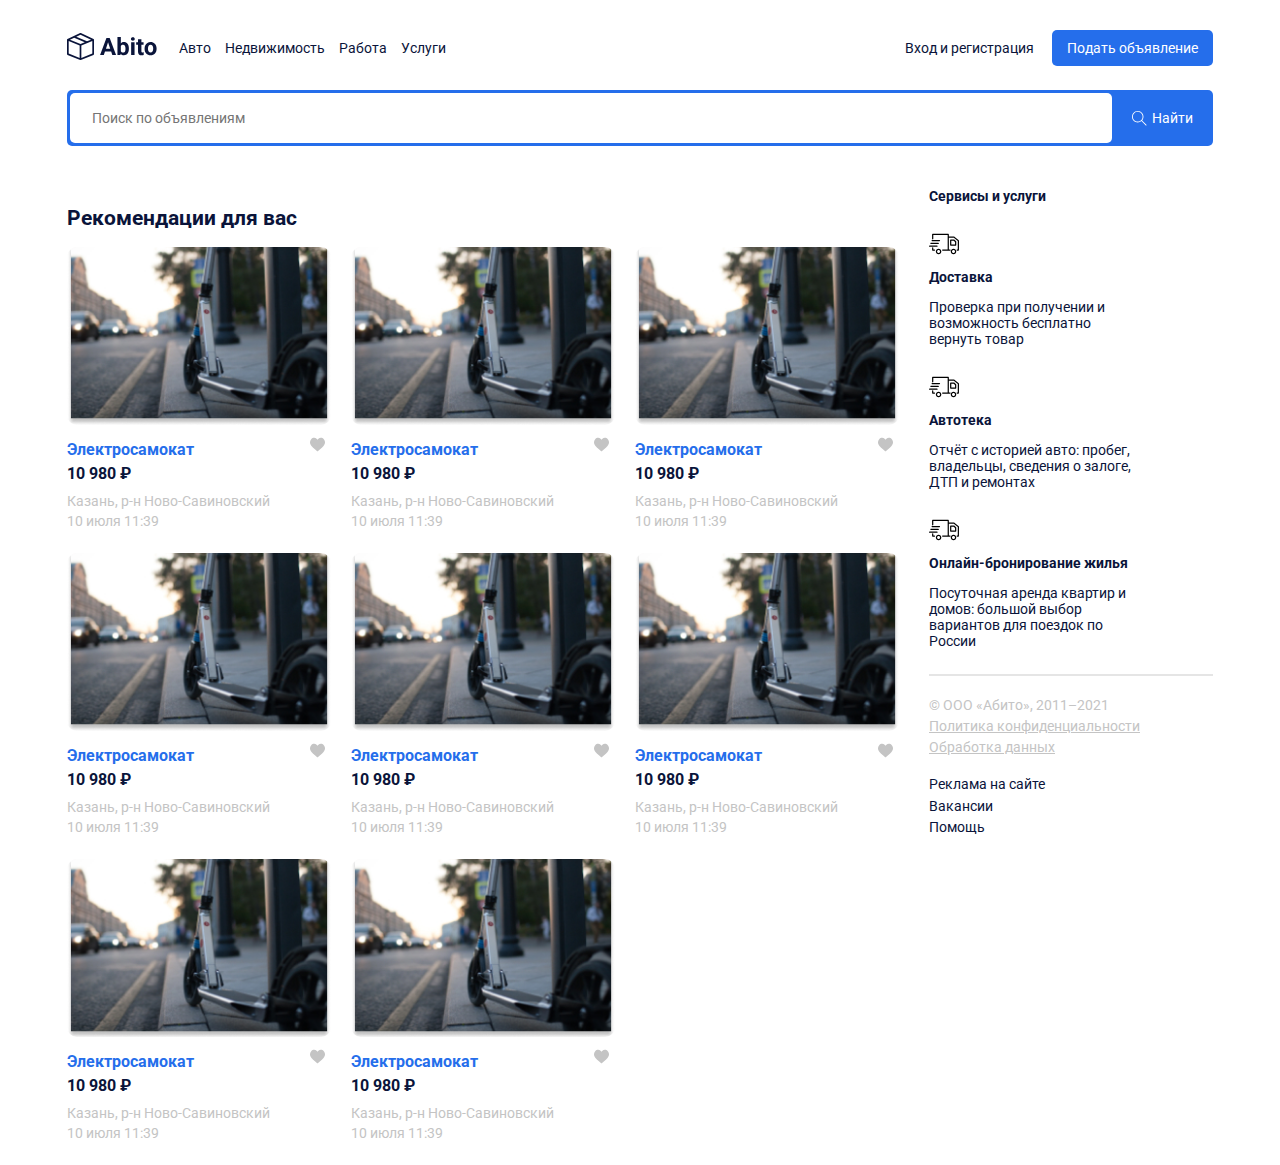
<file: index.html>
<!DOCTYPE html>
<html lang="en">
	<head>
		<meta charset="UTF-8" />
		<meta http-equiv="X-UA-Compatible" content="IE=edge" />
		<meta name="viewport" content="width=device-width, initial-scale=1.0" />
		<title>Abito</title>
		<link rel="preconnect" href="https://fonts.googleapis.com" />
		<link rel="preconnect" href="https://fonts.gstatic.com" crossorigin />
		<link href="https://fonts.googleapis.com/css2?family=Roboto:wght@400;700&display=swap" rel="stylesheet" />
		<link rel="stylesheet" href="css/style.css" />
		<link rel="stylesheet" href="css/normalize.css" />
	</head>
	<body>
		<header class="header conteiner">
			<div class="navbar">
				<a href="/index.html" class="logo">
					<img src="image/logo.svg" alt="logo" class="logo-image" />
				</a>
				<div class="navbar-panel">
					<button class="close-menu">
						<svg width="27" height="26" viewBox="0 0 27 26" fill="none" xmlns="http://www.w3.org/2000/svg">
							<path d="M1 0.5L26 25.5M1 25.5L26 0.5" stroke="black" />
						</svg>
					</button>
					<nav class="navbar-menu">
						<ul class="menu">
							<li class="menu-item">
								<a href="#" class="menu-link">Авто</a>
							</li>
							<li class="menu-item">
								<a href="#" class="menu-link">Недвижимость</a>
							</li>
							<li class="menu-item">
								<a href="#" class="menu-link">Работа</a>
							</li>
							<li class="menu-item">
								<a href="#" class="menu-link">Услуги</a>
							</li>
						</ul>
					</nav>
					<div class="button-group">
						<a href="#" class="button button-link">Вход и регистрация</a>
						<a href="#" class="button button-primary">Подать объявление</a>
					</div>
				</div>
				<button class="menu-button">
					<svg width="30" height="30" viewBox="0 0 30 30" fill="none" xmlns="http://www.w3.org/2000/svg">
						<path d="M0.937476 9.37501H29.0624C29.58 9.37501 29.9999 8.95498 29.9999 8.43754C29.9999 7.92002 29.5799 7.50006 29.0624 7.50006H0.937476C0.419955 7.50006 0 7.92009 0 8.43754C0 8.95498 0.420033 9.37501 0.937476 9.37501Z" fill="black" />
						<path d="M29.0624 14.0626H0.937476C0.419955 14.0626 0 14.4826 0 15C0 15.5175 0.420033 15.9375 0.937476 15.9375H29.0624C29.58 15.9375 29.9999 15.5175 29.9999 15C29.9999 14.4826 29.58 14.0626 29.0624 14.0626Z" fill="black" />
						<path d="M29.0625 20.625H10.3125C9.79495 20.625 9.375 21.0451 9.375 21.5625C9.375 22.08 9.79503 22.5 10.3125 22.5H29.0625C29.58 22.5 29.9999 22.0799 29.9999 21.5625C30 21.045 29.58 20.625 29.0625 20.625Z" fill="black" />
					</svg>
				</button>
			</div>
			<div class="search-panel">
				<input type="search" class="search-input" placeholder="Поиск по объявлениям" />
				<button class="search-button">
					<svg class="search-icon" width="15" height="15" viewBox="0 0 15 15" fill="none" xmlns="http://www.w3.org/2000/svg">
						<g clip-path="url(#clip0)">
							<path d="M14.6506 14.0012L10.0862 9.43675C10.9465 8.43352 11.4706 7.13293 11.4706 5.71058C11.4706 2.54822 8.89765 -0.0247192 5.7353 -0.0247192C4.20353 -0.0247192 2.76265 0.571751 1.67824 1.6544C0.595589 2.73793 -0.000881376 4.17881 9.77541e-07 5.71058C9.77541e-07 8.87293 2.57294 11.4459 5.7353 11.4459C7.15765 11.4459 8.45912 10.9218 9.46235 10.0615L14.0268 14.6259L14.6506 14.0012ZM5.7353 10.5635C3.06 10.5635 0.882354 8.38675 0.882354 5.71058C0.881472 4.41352 1.38618 3.19499 2.30294 2.2791C3.21882 1.36234 4.43824 0.857634 5.7353 0.857634C8.41059 0.857634 10.5882 3.0344 10.5882 5.71058C10.5882 8.38587 8.41059 10.5635 5.7353 10.5635Z" fill="white" />
						</g>
						<defs>
							<clipPath id="clip0">
								<rect width="15" height="15" fill="white" />
							</clipPath>
						</defs>
					</svg>
					<span class="search-button-text">Найти</span>
				</button>
			</div>
		</header>
		<div class="page-content conteiner">
			<main class="main">
				<h2 class="pages-title">Рекомендации для вас</h2>
				<div class="cards">
					<div class="card">
						<a href="single.html" class="card-link">
							<img src="image/card-image.jpg" alt="photo" class="card-image" />
						</a>
						<div class="card-header">
							<a href="single.html" class="card-link">
								<h3 class="card-title">Электросамокат</h3>
							</a>
							<button class="like">
								<img src="image/like.svg" alt="like" />
							</button>
						</div>
						<strong class="card-price">10 980 ₽</strong>
						<p class="card-text">Казань, р-н Ново-Савиновский</p>
						<p class="card-text">10 июля 11:39</p>
					</div>
					<div class="card">
						<a href="single.html" class="card-link">
							<img src="image/card-image.jpg" alt="photo" class="card-image" />
						</a>
						<div class="card-header">
							<a href="single.html" class="card-link">
								<h3 class="card-title">Электросамокат</h3>
							</a>
							<button class="like">
								<img src="image/like.svg" alt="like" />
							</button>
						</div>
						<strong class="card-price">10 980 ₽</strong>
						<p class="card-text">Казань, р-н Ново-Савиновский</p>
						<p class="card-text">10 июля 11:39</p>
					</div>
					<div class="card">
						<a href="single.html" class="card-link">
							<img src="image/card-image.jpg" alt="photo" class="card-image" />
						</a>
						<div class="card-header">
							<a href="single.html" class="card-link">
								<h3 class="card-title">Электросамокат</h3>
							</a>
							<button class="like">
								<img src="image/like.svg" alt="like" />
							</button>
						</div>
						<strong class="card-price">10 980 ₽</strong>
						<p class="card-text">Казань, р-н Ново-Савиновский</p>
						<p class="card-text">10 июля 11:39</p>
					</div>
					<div class="card">
						<a href="single.html" class="card-link">
							<img src="image/card-image.jpg" alt="photo" class="card-image" />
						</a>
						<div class="card-header">
							<a href="single.html" class="card-link">
								<h3 class="card-title">Электросамокат</h3>
							</a>
							<button class="like">
								<img src="image/like.svg" alt="like" />
							</button>
						</div>
						<strong class="card-price">10 980 ₽</strong>
						<p class="card-text">Казань, р-н Ново-Савиновский</p>
						<p class="card-text">10 июля 11:39</p>
					</div>
					<div class="card">
						<a href="single.html" class="card-link">
							<img src="image/card-image.jpg" alt="photo" class="card-image" />
						</a>
						<div class="card-header">
							<a href="single.html" class="card-link">
								<h3 class="card-title">Электросамокат</h3>
							</a>
							<button class="like">
								<img src="image/like.svg" alt="like" />
							</button>
						</div>
						<strong class="card-price">10 980 ₽</strong>
						<p class="card-text">Казань, р-н Ново-Савиновский</p>
						<p class="card-text">10 июля 11:39</p>
					</div>
					<div class="card">
						<a href="single.html" class="card-link">
							<img src="image/card-image.jpg" alt="photo" class="card-image" />
						</a>
						<div class="card-header">
							<a href="single.html" class="card-link">
								<h3 class="card-title">Электросамокат</h3>
							</a>
							<button class="like">
								<img src="image/like.svg" alt="like" />
							</button>
						</div>
						<strong class="card-price">10 980 ₽</strong>
						<p class="card-text">Казань, р-н Ново-Савиновский</p>
						<p class="card-text">10 июля 11:39</p>
					</div>
					<div class="card">
						<a href="single.html" class="card-link">
							<img src="image/card-image.jpg" alt="photo" class="card-image" />
						</a>
						<div class="card-header">
							<a href="single.html" class="card-link">
								<h3 class="card-title">Электросамокат</h3>
							</a>
							<button class="like">
								<img src="image/like.svg" alt="like" />
							</button>
						</div>
						<strong class="card-price">10 980 ₽</strong>
						<p class="card-text">Казань, р-н Ново-Савиновский</p>
						<p class="card-text">10 июля 11:39</p>
					</div>
					<div class="card">
						<a href="single.html" class="card-link">
							<img src="image/card-image.jpg" alt="photo" class="card-image" />
						</a>
						<div class="card-header">
							<a href="single.html" class="card-link">
								<h3 class="card-title">Электросамокат</h3>
							</a>
							<button class="like">
								<img src="image/like.svg" alt="like" />
							</button>
						</div>
						<strong class="card-price">10 980 ₽</strong>
						<p class="card-text">Казань, р-н Ново-Савиновский</p>
						<p class="card-text">10 июля 11:39</p>
					</div>
				</div>
			</main>
			<asibe class="sidebar">
				<h4 class="page-title">Сервисы и услуги</h4>
				<div class="service">
					<img src="image/shipping.svg" alt="shipping" class="service-image" />
					<h5 class="service-title">Доставка</h5>
					<p class="service-text">Проверка при получении и возможность бесплатно вернуть товар</p>
				</div>
				<div class="service">
					<img src="image/shipping.svg" alt="shipping" class="service-image" />
					<h5 class="service-title">Автотека</h5>
					<p class="service-text">Отчёт с историей авто: пробег, владельцы, сведения о залоге, ДТП и ремонтах</p>
				</div>
				<div class="service">
					<img src="image/shipping.svg" alt="shipping" class="service-image" />
					<h5 class="service-title">Онлайн-бронирование жилья</h5>
					<p class="service-text">Посуточная аренда квартир и домов: большой выбор вариантов для поездок по России</p>
				</div>
				<hr color="#E5E5E5" />
				<footer class="footer">
					<p class="footer-text">© ООО «Абито», 2011–2021</p>
					<ul class="footer-menu">
						<li class="footer-menu-item">
							<a href="#" class="footer-text">Политика конфиденциальности</a>
						</li>
						<li class="footer-menu-item">
							<a href="#" class="footer-text">Обработка данных</a>
						</li>
					</ul>
					<ul class="footer-menu">
						<li class="footer-menu-item">
							<a href="#" class="footer-link">Реклама на сайте</a>
						</li>
						<li class="footer-menu-item">
							<a href="#" class="footer-link">Вакансии</a>
						</li>
						<li class="footer-menu-item">
							<a href="#" class="footer-link">Помощь</a>
						</li>
					</ul>
				</footer>
			</asibe>
		</div>
	</body>
	<script src="https://unpkg.com/swiper/swiper-bundle.min.js"></script>
	<script src="js/main.js"></script>
</html>
</file>
<file: css/style.css>
body {
	font-family: "Roboto", sans-serif;
	font-size: 14px;
	color: #0a143a;
}
.conteiner {
	max-width: 1146px;
	margin: auto;
}
.header {
	padding-top: 30px;
	padding-bottom: 30px;
	margin-bottom: 12px;
}
.navbar {
	display: flex;
	align-items: center;
	justify-content: space-between;
	margin-bottom: 24px;
}
.navbar-panel {
	display: flex;
	flex-grow: 1;
	align-items: center;
}
.navbar-menu {
	margin-right: auto;
}
.menu {
	list-style: none;
	margin: 0;
	padding-left: 22px;
	padding-right: 22px;
	display: flex;
}
/* кроме последнего */
.menu-item:not(:last-child) {
	margin-right: 14px;
}
/* color parents */
.menu-link {
	text-decoration: none;
	color: inherit;
}
.button {
	text-decoration: none;
	display: inline-block;
	padding: 10px 15px;
	cursor: pointer;
}
.button-link {
	color: inherit;
}
.button-primary {
	background: #256eeb;
	border-radius: 5px;
	color: white;
}
.search-panel {
	height: 50px;
	background: #256eeb;
	border-radius: 5px;
	display: flex;
	padding: 3px;
}
.search-input {
	flex-grow: 1;
	border-radius: 5px;
	background: #ffffff;
	border: none;
	padding-left: 22px;
	padding-right: 22px;
}
.search-button {
	background: #256eeb;
	border: none;
	color: white;
	padding-left: 20px;
	padding-right: 17px;
	display: flex;
	align-items: center;
}
.search-button-text {
	margin-left: 5px;
}
.page-content {
	display: grid;
	grid-template-columns: 9fr 3fr;
	grid-column-gap: 10px;
}
.card-image {
	border-radius: 10px;
	width: 264px;
	height: 178px;
	object-fit: cover;
}
.cards {
	display: flex;
	flex-wrap: wrap;
}
.card {
	margin-bottom: 20px;
	margin-right: 20px;
}
.card-title {
	font-size: 16px;
	line-height: 19px;
	color: #256eeb;
	margin-top: 12px;
	margin-bottom: 5px;
}
.card-header {
	display: flex;
	justify-content: space-between;
	align-items: center;
}
.like {
	background: white;
	border: none;
	cursor: pointer;
	margin-left: 15px;
}
.card-link {
	text-decoration: none;
}
.card-price {
	font-size: 16px;
	line-height: 19px;
	margin-bottom: 10px;
	display: block;
}
.card-text {
	font-size: 14px;
	line-height: 16px;
	color: #c4c4c4;
	margin-bottom: 4px;
	margin-top: 0;
}
.sidebar .pages-title {
	font-style: 18px;
	line-height: 21px;
}
.service {
	margin-bottom: 25px;
}
.service-title {
	font-weight: bold;
	font-size: 14px;
	line-height: 16px;
	margin-top: 7px;
	margin-bottom: 5px;
}
.service-text {
	font-size: 14px;
	line-height: 16px;
	max-width: 217px;
}
.footer-text {
	display: inline-block;
	font-size: 14px;
	line-height: 16px;
	color: #c4c4c4;
	margin-bottom: 5px;
}
.footer-menu {
	margin: 0;
	padding: 0;
	list-style: none;
	margin-bottom: 16px;
}
.footer-link {
	color: inherit;
	text-decoration: none;
	display: inline-block;
	margin-bottom: 5px;
}
.content {
	max-width: 460px;
	margin-right: 30px;
}
.swiper-container {
	width: 100%;
	height: 300px;
	margin-left: auto;
	margin-right: auto;
}

.swiper-slide {
	background-size: cover;
	background-position: center;
}

.mySwiper2 {
	width: 100%;
	border-radius: 10px;
}

.mySwiper {
	height: 20%;
	box-sizing: border-box;
	padding: 10px 0;
}

.mySwiper .swiper-slide {
	width: 25%;
	height: 100%;
	opacity: 0.4;
}

.mySwiper .swiper-slide-thumb-active {
	opacity: 1;
}
.main-single {
	display: flex;
	align-items: flex-start;
}
.swiper-slide img {
	display: block;
	width: 100%;
	height: 100%;
	object-fit: cover;
	border-radius: 3px;
}
.content-text {
	font-size: 14px;
	line-height: 140%;
	color: inherit;
}
.single-price {
	font-size: 24px;
	line-height: 28px;
	margin-top: 0;
	margin-bottom: 25px;
	display: block;
}
.page-title {
	margin-top: 0;
	margin-bottom: 25px;
}
.autor {
	min-width: 264px;
}
.author-wrapper {
	display: flex;
	align-items: center;
	justify-content: space-between;
	margin-top: 25px;
	margin-bottom: 30px;
}
.author-avatar {
	width: 50px;
	height: 50px;
	object-fit: cover;
	border-radius: 50%;
}
.author-name {
	font-size: 14px;
	line-height: 16px;
	font-weight: bold;
	display: block;
	margin-bottom: 4px;
}
.rating {
	margin-bottom: 5px;
}
.rating-counter {
	opacity: 0.5;
	margin-right: 10px;
	display: contents;
}
.autor-status {
	font-size: 12px;
	line-height: 14px;
}
.button-block {
	display: block;
	width: 100%;
	height: 54px;
	margin-bottom: 14px;
	border: none;
}
.button-success {
	background-color: #14b4be;
	border-radius: 5px;
	color: #fff;
}
.menu-button {
	background-color: #fff;
	border: none;
	cursor: pointer;
	display: none;
}
.close-menu {
	display: none;
}
@media (max-width: 1200px) {
	.conteiner {
		max-width: 960px;
	}
	.card {
		width: 45%;
	}
	.card-image {
		width: 100%;
		height: 200px;
	}
}
@media (max-width: 992px) {
	.conteiner {
		max-width: 740px;
	}
	.card-image {
		height: 150px;
	}
}
@media (max-width: 768px) {
	.conteiner {
		max-width: 560px;
	}
	.card {
		width: 100%;
	}
	.page-content {
		grid-template-columns: 8fr 4fr;
	}
	.menu-button {
		display: block;
	}
	.close-menu {
		display: block;
		position: absolute;
		right: 30px;
		top: 30px;
		cursor: pointer;
		background-color: #fff;
		border: none;
	}
	.navbar-panel {
		position: fixed;
		top: 0;
		right: 0;
		width: 100%;
		height: 100%;
		background-color: #fff;
		z-index: 9;
		flex-direction: column;
		align-items: center;
		justify-content: center;
		transition: transform 0.2s, opacity 0.2s;
		transform: translateX(100%);
		opacity: 0;
	}
	.is-open {
		transform: translateX(0%);
		opacity: 1;
	}
	.navbar-menu {
		margin-left: auto;
		margin-bottom: 20px;
	}
	.menu {
		flex-direction: column;
		align-items: center;
		justify-content: center;
	}
	.menu-item:not(:last-child) {
		margin-right: 0;
		margin-bottom: 10px;
	}
	.button-group {
		display: flex;
		flex-direction: column;
	}
}
@media (max-width: 576px) {
	.conteiner {
		max-width: 90%;
	}
	.page-content {
		grid-template-columns: 12fr;
	}
	.card-image {
		height: 250px;
	}
	.card {
		margin-right: 0;
	}
	.search-button-text {
		display: none;
	}
}
</file>
